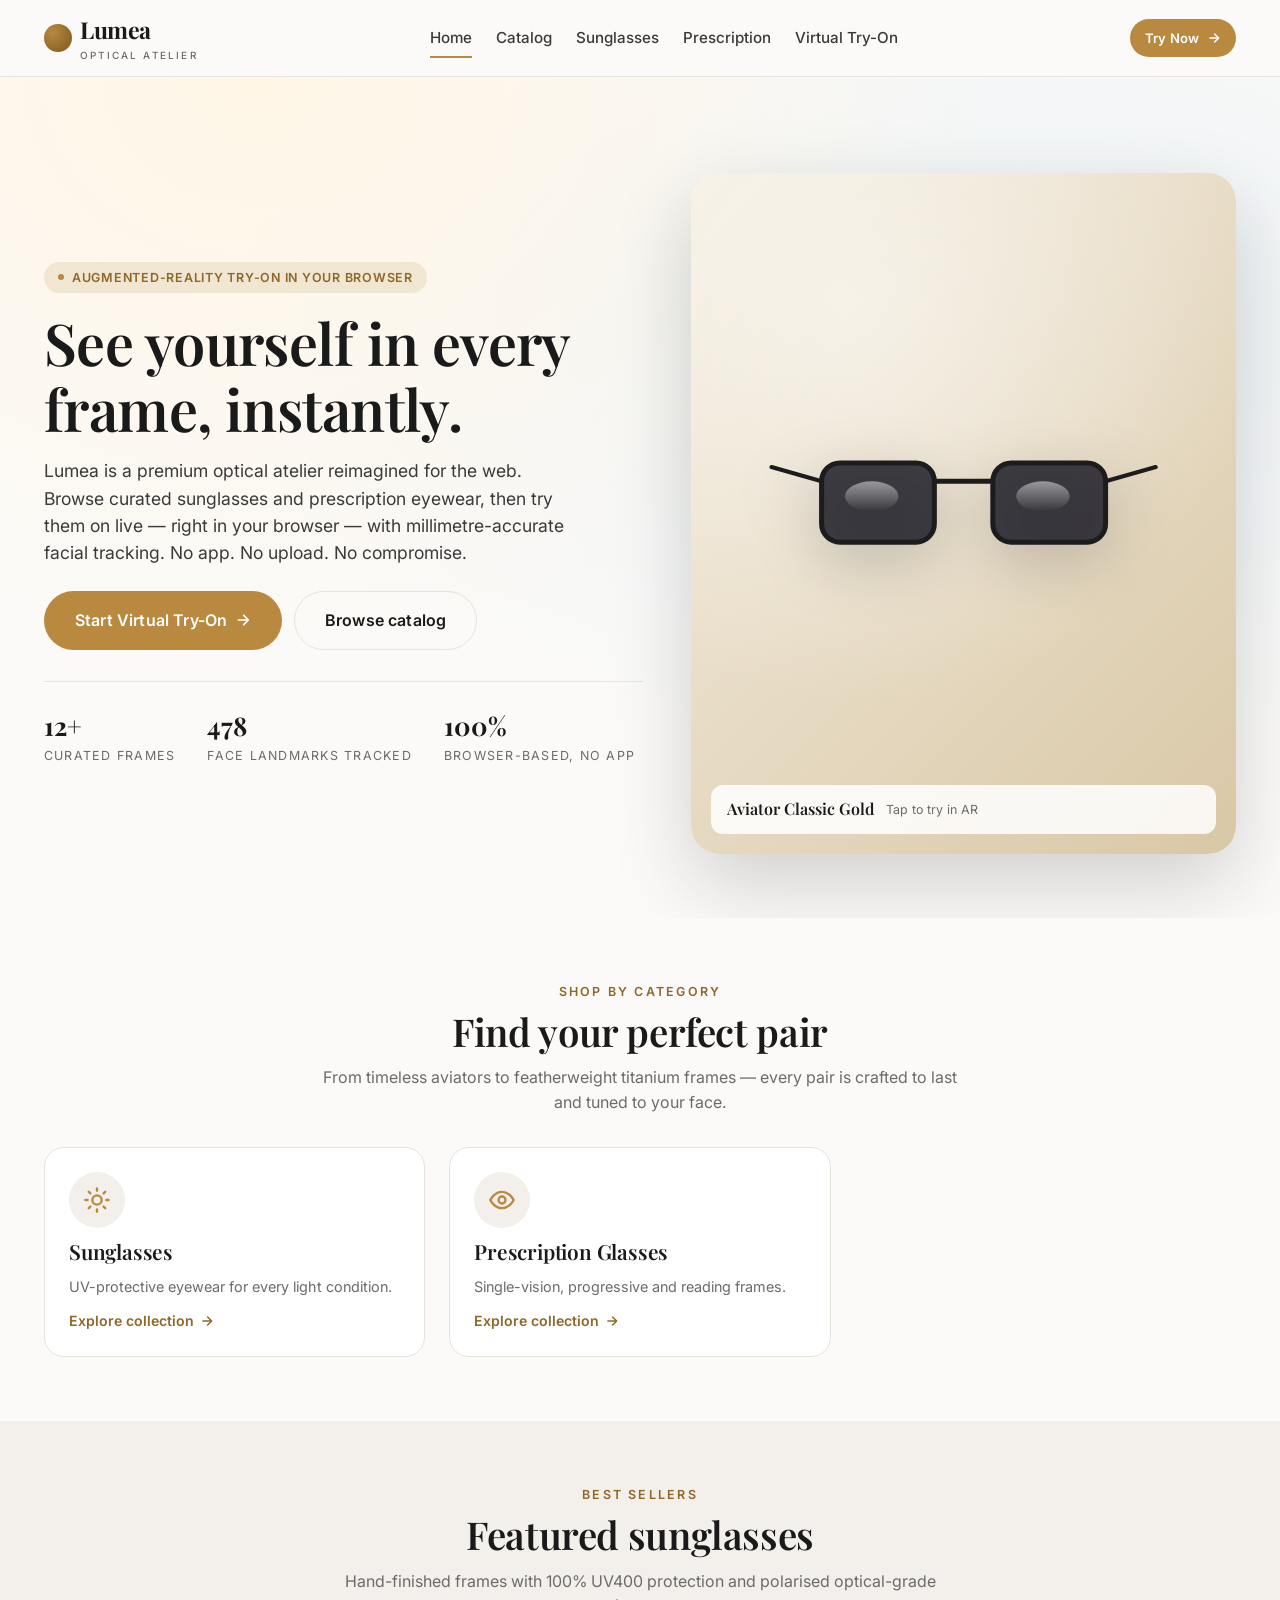
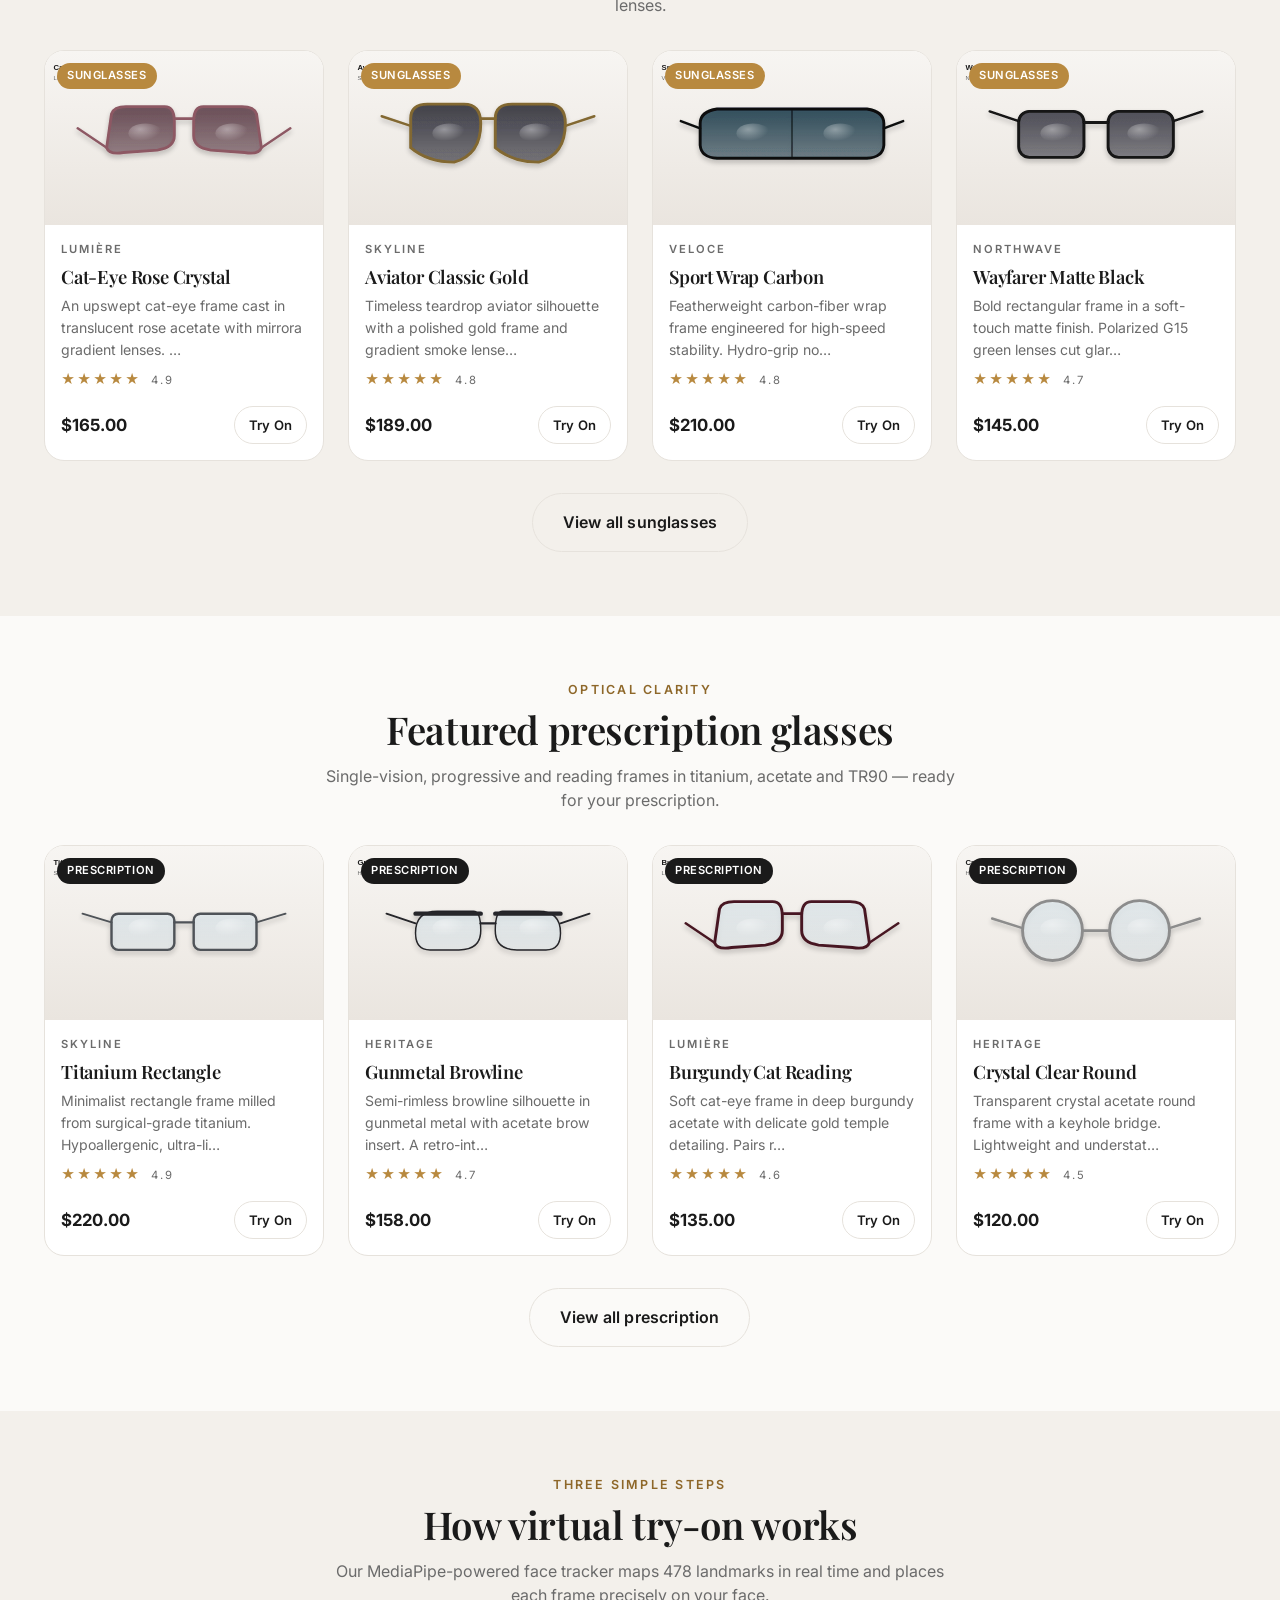
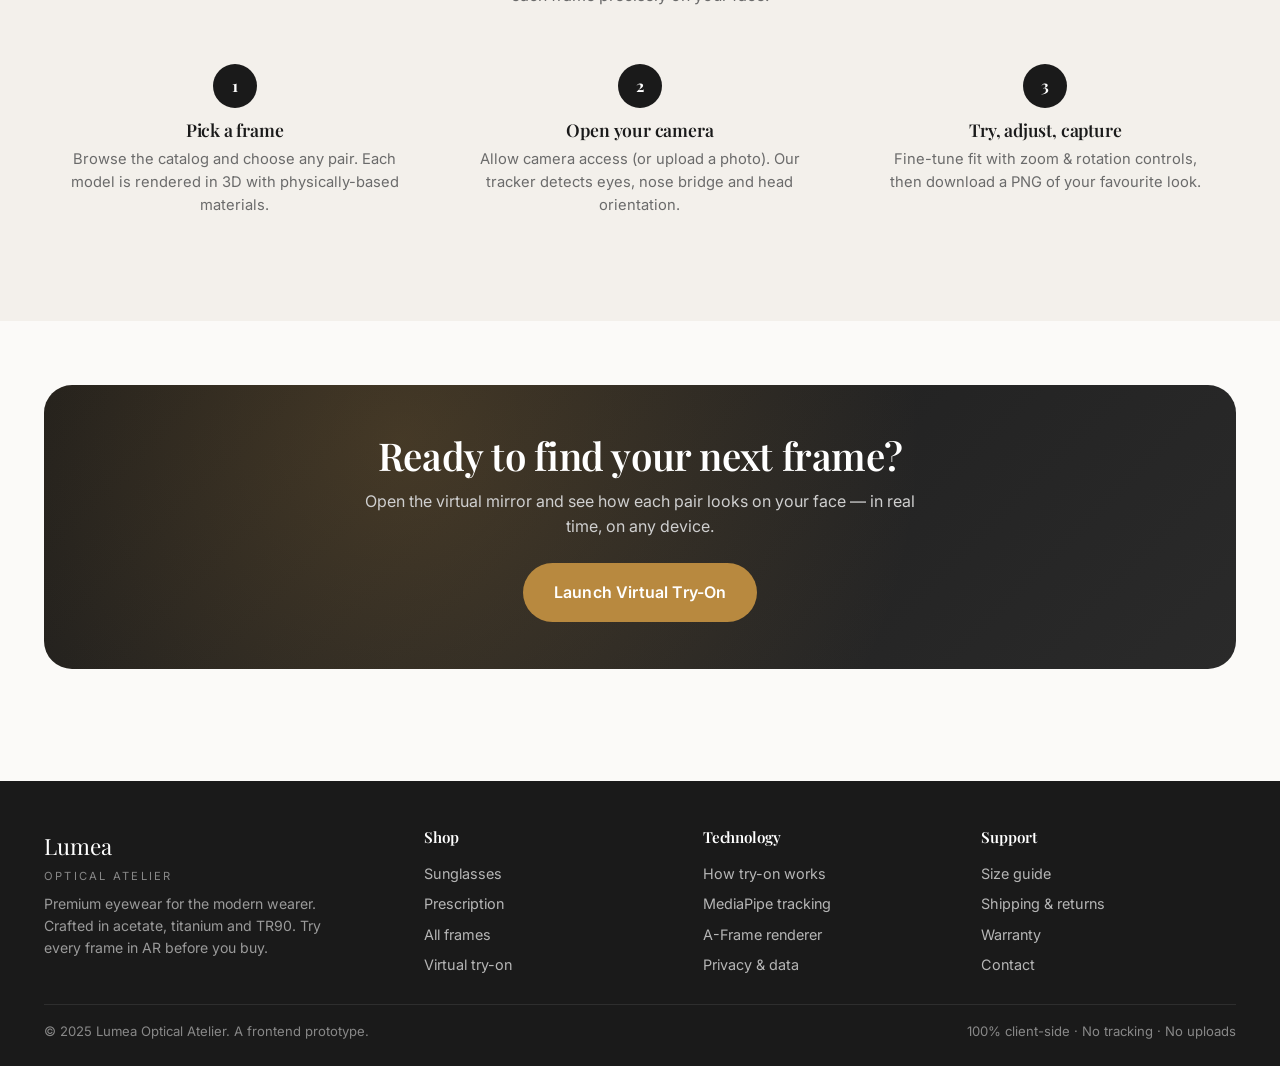
<file: index.html>
<!DOCTYPE html>
<html lang="en">
<head>
  <meta charset="UTF-8" />
  <meta name="viewport" content="width=device-width, initial-scale=1.0, viewport-fit=cover" />
  <meta name="theme-color" content="#fbfaf8" />
  <title>Lumea — Modern Optical Shop | Virtual Eyewear Try-On</title>
  <meta name="description" content="Premium sunglasses and prescription eyewear. Try on every frame in your browser with augmented reality — no app, no upload to the cloud." />

  <!-- Fonts -->
  <link rel="preconnect" href="https://fonts.googleapis.com" />
  <link rel="preconnect" href="https://fonts.gstatic.com" crossorigin />
  <link href="https://fonts.googleapis.com/css2?family=Inter:wght@400;500;600;700&family=Playfair+Display:wght@500;600;700&display=swap" rel="stylesheet" />

  <link rel="stylesheet" href="assets/css/main.css" />
</head>
<body>

  <!-- ===== Header ===== -->
  <header class="site-header">
    <div class="container nav">
      <a class="nav__brand" href="index.html">
        <span class="nav__brand-mark" aria-hidden="true"></span>
        <span class="nav__brand-text">
          Lumea
          <small>Optical Atelier</small>
        </span>
      </a>

      <nav class="nav__links" aria-label="Primary">
        <a href="index.html">Home</a>
        <a href="catalog.html">Catalog</a>
        <a href="catalog.html?category=sunglasses">Sunglasses</a>
        <a href="catalog.html?category=prescription">Prescription</a>
        <a href="tryon.html">Virtual Try-On</a>
      </nav>

      <a class="btn btn--primary btn--sm nav__cta" href="tryon.html">
        Try Now
        <svg width="14" height="14" viewBox="0 0 24 24" fill="none" stroke="currentColor" stroke-width="2.5" stroke-linecap="round" stroke-linejoin="round"><path d="M5 12h14M13 5l7 7-7 7"/></svg>
      </a>

      <button class="nav__toggle" aria-label="Toggle menu" aria-expanded="false">
        <svg width="24" height="24" viewBox="0 0 24 24" fill="none" stroke="currentColor" stroke-width="2" stroke-linecap="round"><path d="M3 12h18M3 6h18M3 18h18"/></svg>
      </button>
    </div>
  </header>

  <main>
    <!-- ===== Hero ===== -->
    <section class="hero">
      <div class="container">
        <div class="hero__grid">
          <div class="hero__content">
            <span class="hero__eyebrow">
              <span style="width:6px;height:6px;border-radius:50%;background:var(--color-accent);"></span>
              Augmented-reality try-on in your browser
            </span>
            <h1 class="hero__title">See yourself in every frame, instantly.</h1>
            <p class="hero__lead">
              Lumea is a premium optical atelier reimagined for the web. Browse curated sunglasses
              and prescription eyewear, then try them on live — right in your browser — with
              millimetre-accurate facial tracking. No app. No upload. No compromise.
            </p>
            <div class="hero__actions">
              <a class="btn btn--primary btn--lg" href="tryon.html">
                Start Virtual Try-On
                <svg width="16" height="16" viewBox="0 0 24 24" fill="none" stroke="currentColor" stroke-width="2.5" stroke-linecap="round" stroke-linejoin="round"><path d="M5 12h14M13 5l7 7-7 7"/></svg>
              </a>
              <a class="btn btn--ghost btn--lg" href="catalog.html">Browse catalog</a>
            </div>
            <div class="hero__stats">
              <div>
                <div class="hero__stat-num">12+</div>
                <div class="hero__stat-label">Curated frames</div>
              </div>
              <div>
                <div class="hero__stat-num">478</div>
                <div class="hero__stat-label">Face landmarks tracked</div>
              </div>
              <div>
                <div class="hero__stat-num">100%</div>
                <div class="hero__stat-label">Browser-based, no app</div>
              </div>
            </div>
          </div>

          <div class="hero__visual">
            <svg viewBox="0 0 600 360" width="600" height="360" xmlns="http://www.w3.org/2000/svg" aria-hidden="true">
              <defs>
                <linearGradient id="hl" x1="0" y1="0" x2="0" y2="1">
                  <stop offset="0" stop-color="rgba(255,255,255,0.6)"/>
                  <stop offset="1" stop-color="rgba(255,255,255,0)"/>
                </linearGradient>
              </defs>
              <rect x="130" y="120" width="135" height="95" rx="22" fill="rgba(30,30,40,0.85)" stroke="#1c1c1c" stroke-width="6"/>
              <rect x="335" y="120" width="135" height="95" rx="22" fill="rgba(30,30,40,0.85)" stroke="#1c1c1c" stroke-width="6"/>
              <line x1="265" y1="142" x2="335" y2="142" stroke="#1c1c1c" stroke-width="6" stroke-linecap="round"/>
              <line x1="130" y1="142" x2="70" y2="125" stroke="#1c1c1c" stroke-width="5" stroke-linecap="round"/>
              <line x1="470" y1="142" x2="530" y2="125" stroke="#1c1c1c" stroke-width="5" stroke-linecap="round"/>
              <ellipse cx="190" cy="160" rx="32" ry="18" fill="url(#hl)" opacity="0.8"/>
              <ellipse cx="395" cy="160" rx="32" ry="18" fill="url(#hl)" opacity="0.8"/>
            </svg>
            <div class="hero__visual-tag">
              <span>Aviator Classic Gold</span>
              <small>Tap to try in AR</small>
            </div>
          </div>
        </div>
      </div>
    </section>

    <!-- ===== Categories ===== -->
    <section class="section">
      <div class="container">
        <div class="section__head">
          <div class="section__eyebrow">Shop by category</div>
          <h2>Find your perfect pair</h2>
          <p class="section__sub">From timeless aviators to featherweight titanium frames — every pair is crafted to last and tuned to your face.</p>
        </div>
        <div class="grid grid--3" id="categoriesGrid">
          <!-- Filled by JS -->
        </div>
      </div>
    </section>

    <!-- ===== Featured Sunglasses ===== -->
    <section class="section section--alt">
      <div class="container">
        <div class="section__head">
          <div class="section__eyebrow">Best sellers</div>
          <h2>Featured sunglasses</h2>
          <p class="section__sub">Hand-finished frames with 100% UV400 protection and polarised optical-grade lenses.</p>
        </div>
        <div class="grid grid--4" id="featuredSunglasses"></div>
        <div class="text-center" style="margin-top:32px;">
          <a class="btn btn--ghost btn--lg" href="catalog.html?category=sunglasses">View all sunglasses</a>
        </div>
      </div>
    </section>

    <!-- ===== Featured Prescription ===== -->
    <section class="section">
      <div class="container">
        <div class="section__head">
          <div class="section__eyebrow">Optical clarity</div>
          <h2>Featured prescription glasses</h2>
          <p class="section__sub">Single-vision, progressive and reading frames in titanium, acetate and TR90 — ready for your prescription.</p>
        </div>
        <div class="grid grid--4" id="featuredPrescription"></div>
        <div class="text-center" style="margin-top:32px;">
          <a class="btn btn--ghost btn--lg" href="catalog.html?category=prescription">View all prescription</a>
        </div>
      </div>
    </section>

    <!-- ===== How it works ===== -->
    <section class="section section--alt">
      <div class="container">
        <div class="section__head">
          <div class="section__eyebrow">Three simple steps</div>
          <h2>How virtual try-on works</h2>
          <p class="section__sub">Our MediaPipe-powered face tracker maps 478 landmarks in real time and places each frame precisely on your face.</p>
        </div>
        <div class="grid grid--3">
          <div class="feature">
            <div class="feature__num">1</div>
            <h3 class="feature__title">Pick a frame</h3>
            <p class="feature__desc">Browse the catalog and choose any pair. Each model is rendered in 3D with physically-based materials.</p>
          </div>
          <div class="feature">
            <div class="feature__num">2</div>
            <h3 class="feature__title">Open your camera</h3>
            <p class="feature__desc">Allow camera access (or upload a photo). Our tracker detects eyes, nose bridge and head orientation.</p>
          </div>
          <div class="feature">
            <div class="feature__num">3</div>
            <h3 class="feature__title">Try, adjust, capture</h3>
            <p class="feature__desc">Fine-tune fit with zoom & rotation controls, then download a PNG of your favourite look.</p>
          </div>
        </div>
      </div>
    </section>

    <!-- ===== CTA banner ===== -->
    <section class="section">
      <div class="container">
        <div style="background:linear-gradient(135deg, var(--color-ink) 0%, #2a2a2a 100%); color:#fff; padding: var(--sp-7); border-radius: var(--r-xl); text-align:center; position:relative; overflow:hidden;">
          <div style="position:absolute; inset:0; background:radial-gradient(circle at 30% 20%, rgba(184,137,63,0.25), transparent 60%); pointer-events:none;"></div>
          <div style="position:relative;">
            <h2 style="color:#fff;">Ready to find your next frame?</h2>
            <p style="color:#cfcfcf; max-width:560px; margin:0 auto var(--sp-5);">Open the virtual mirror and see how each pair looks on your face — in real time, on any device.</p>
            <a class="btn btn--primary btn--lg" href="tryon.html">Launch Virtual Try-On</a>
          </div>
        </div>
      </div>
    </section>
  </main>

  <!-- ===== Footer ===== -->
  <footer class="site-footer">
    <div class="container">
      <div class="footer__grid">
        <div>
          <div class="footer__brand">Lumea<small>Optical Atelier</small></div>
          <p style="color:#9a9a9a; font-size:0.88rem; max-width:280px;">Premium eyewear for the modern wearer. Crafted in acetate, titanium and TR90. Try every frame in AR before you buy.</p>
        </div>
        <div>
          <h4>Shop</h4>
          <ul>
            <li><a href="catalog.html?category=sunglasses">Sunglasses</a></li>
            <li><a href="catalog.html?category=prescription">Prescription</a></li>
            <li><a href="catalog.html">All frames</a></li>
            <li><a href="tryon.html">Virtual try-on</a></li>
          </ul>
        </div>
        <div>
          <h4>Technology</h4>
          <ul>
            <li><a href="tryon.html">How try-on works</a></li>
            <li><a href="#">MediaPipe tracking</a></li>
            <li><a href="#">A-Frame renderer</a></li>
            <li><a href="#">Privacy & data</a></li>
          </ul>
        </div>
        <div>
          <h4>Support</h4>
          <ul>
            <li><a href="#">Size guide</a></li>
            <li><a href="#">Shipping & returns</a></li>
            <li><a href="#">Warranty</a></li>
            <li><a href="#">Contact</a></li>
          </ul>
        </div>
      </div>
      <div class="footer__bottom">
        <span>© 2025 Lumea Optical Atelier. A frontend prototype.</span>
        <span>100% client-side · No tracking · No uploads</span>
      </div>
    </div>
  </footer>

  <script type="module" src="js/home.js"></script>
</body>
</html>
</file>
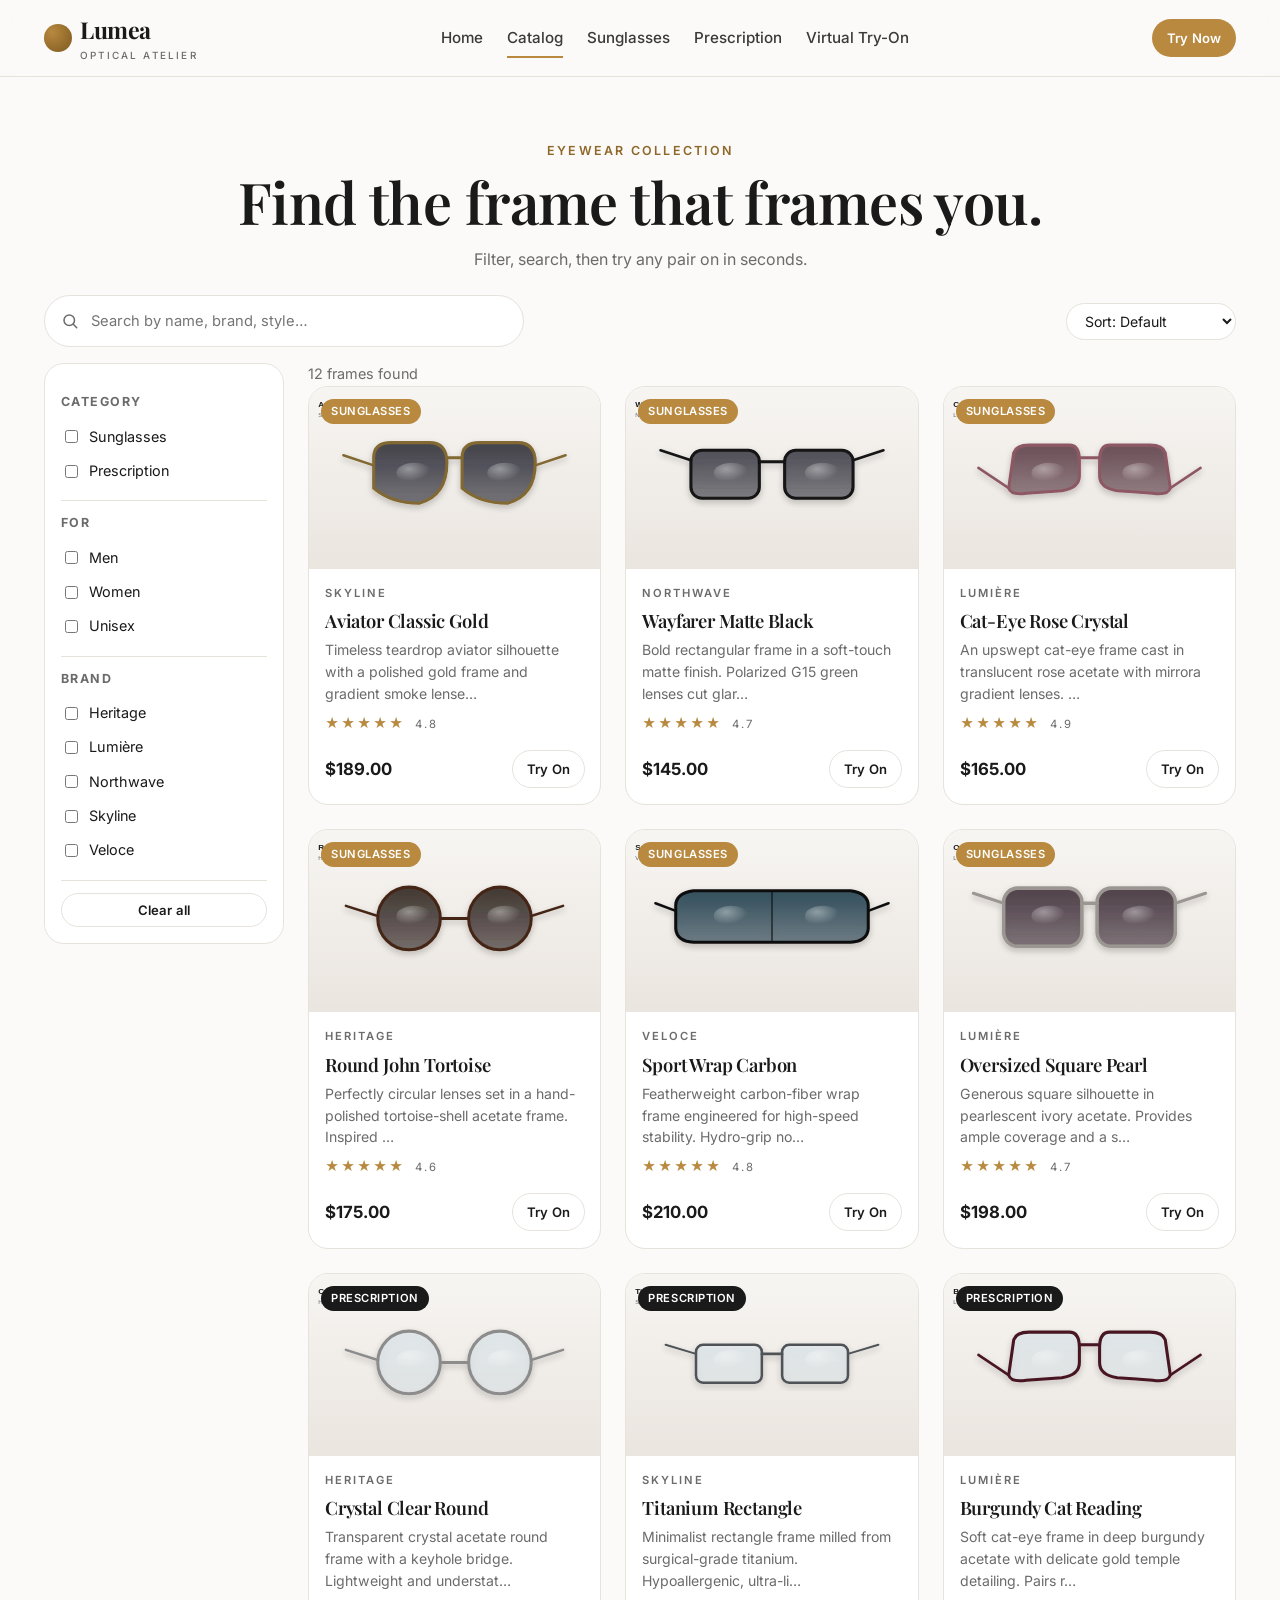
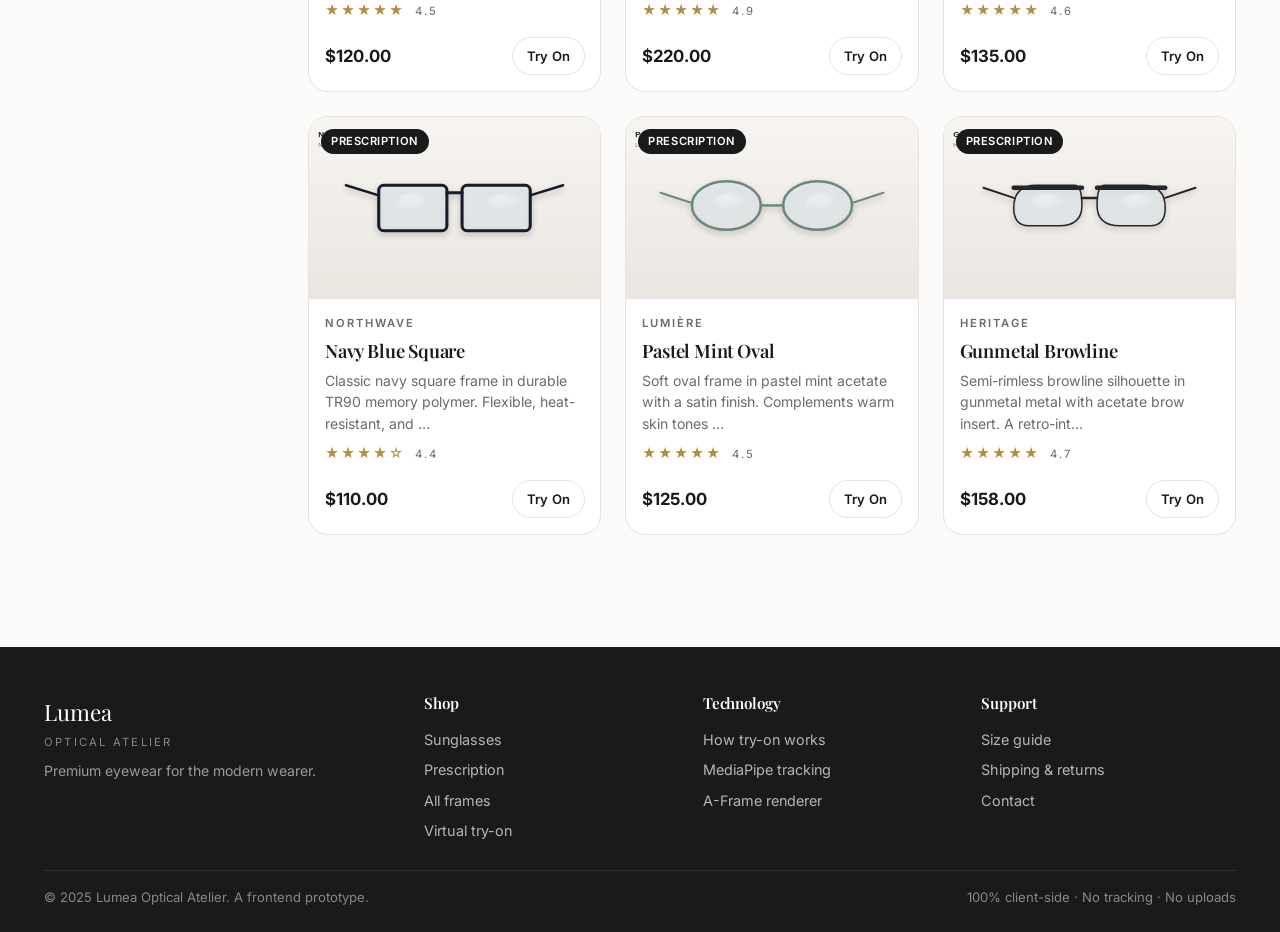
<file: catalog.html>
<!DOCTYPE html>
<html lang="en">
<head>
  <meta charset="UTF-8" />
  <meta name="viewport" content="width=device-width, initial-scale=1.0, viewport-fit=cover" />
  <meta name="theme-color" content="#fbfaf8" />
  <title>Catalog — Lumea Optical Atelier</title>
  <meta name="description" content="Browse premium sunglasses and prescription glasses. Filter by category, gender and brand, then try any frame on in your browser." />

  <link rel="preconnect" href="https://fonts.googleapis.com" />
  <link rel="preconnect" href="https://fonts.gstatic.com" crossorigin />
  <link href="https://fonts.googleapis.com/css2?family=Inter:wght@400;500;600;700&family=Playfair+Display:wght@500;600;700&display=swap" rel="stylesheet" />
  <link rel="stylesheet" href="assets/css/main.css" />
</head>
<body>

  <header class="site-header">
    <div class="container nav">
      <a class="nav__brand" href="index.html">
        <span class="nav__brand-mark" aria-hidden="true"></span>
        <span class="nav__brand-text">Lumea<small>Optical Atelier</small></span>
      </a>
      <nav class="nav__links" aria-label="Primary">
        <a href="index.html">Home</a>
        <a href="catalog.html">Catalog</a>
        <a href="catalog.html?category=sunglasses">Sunglasses</a>
        <a href="catalog.html?category=prescription">Prescription</a>
        <a href="tryon.html">Virtual Try-On</a>
      </nav>
      <a class="btn btn--primary btn--sm nav__cta" href="tryon.html">Try Now</a>
      <button class="nav__toggle" aria-label="Toggle menu" aria-expanded="false">
        <svg width="24" height="24" viewBox="0 0 24 24" fill="none" stroke="currentColor" stroke-width="2" stroke-linecap="round"><path d="M3 12h18M3 6h18M3 18h18"/></svg>
      </button>
    </div>
  </header>

  <main class="section">
    <div class="container">
      <div style="margin-bottom: var(--sp-5); text-align:center;">
        <div class="section__eyebrow">Eyewear collection</div>
        <h1>Find the frame that frames you.</h1>
        <p class="section__sub" style="margin: var(--sp-3) auto 0;">Filter, search, then try any pair on in seconds.</p>
      </div>

      <div class="catalog-head">
        <div class="search-bar" style="max-width: 480px; flex: 1;">
          <svg width="18" height="18" viewBox="0 0 24 24" fill="none" stroke="currentColor" stroke-width="2" stroke-linecap="round" stroke-linejoin="round"><circle cx="11" cy="11" r="7"/><path d="M21 21l-4.3-4.3"/></svg>
          <input type="search" id="searchInput" placeholder="Search by name, brand, style…" autocomplete="off" />
        </div>
        <div style="display:flex; gap: var(--sp-2); align-items:center;">
          <button class="btn btn--ghost btn--sm filters-toggle" id="filtersToggle">
            <svg width="16" height="16" viewBox="0 0 24 24" fill="none" stroke="currentColor" stroke-width="2" stroke-linecap="round" stroke-linejoin="round"><path d="M22 3H2l8 9.46V19l4 2v-8.54L22 3z"/></svg>
            Filters
          </button>
          <select class="catalog-head__sort" id="sortSelect">
            <option value="">Sort: Default</option>
            <option value="price-asc">Price: Low to High</option>
            <option value="price-desc">Price: High to Low</option>
            <option value="rating">Top Rated</option>
            <option value="name">Name: A → Z</option>
          </select>
        </div>
      </div>

      <div class="catalog-layout">
        <aside class="filters" id="filtersPanel" aria-label="Filters">
          <div class="filters__group">
            <p class="filters__title">Category</p>
            <label class="filter-option"><input type="checkbox" name="category" value="sunglasses" /> Sunglasses</label>
            <label class="filter-option"><input type="checkbox" name="category" value="prescription" /> Prescription</label>
          </div>
          <div class="filters__group">
            <p class="filters__title">For</p>
            <label class="filter-option"><input type="checkbox" name="gender" value="men" /> Men</label>
            <label class="filter-option"><input type="checkbox" name="gender" value="women" /> Women</label>
            <label class="filter-option"><input type="checkbox" name="gender" value="unisex" /> Unisex</label>
          </div>
          <div class="filters__group">
            <p class="filters__title">Brand</p>
            <div id="brandFilters"></div>
          </div>
          <button class="btn btn--ghost btn--sm filters__clear" id="clearFilters">Clear all</button>
        </aside>

        <section>
          <div class="catalog-head__count" id="resultCount">Loading…</div>
          <div class="grid grid--3" id="productGrid"></div>
          <div id="emptyState" class="hidden" style="text-align:center; padding: var(--sp-7) 0; color: var(--color-muted);">
            <h3>No frames match your filters</h3>
            <p>Try removing a filter or clearing your search.</p>
            <button class="btn btn--ghost btn--sm" id="emptyClear">Clear all filters</button>
          </div>
        </section>
      </div>
    </div>
  </main>

  <footer class="site-footer">
    <div class="container">
      <div class="footer__grid">
        <div>
          <div class="footer__brand">Lumea<small>Optical Atelier</small></div>
          <p style="color:#9a9a9a; font-size:0.88rem; max-width:280px;">Premium eyewear for the modern wearer.</p>
        </div>
        <div>
          <h4>Shop</h4>
          <ul>
            <li><a href="catalog.html?category=sunglasses">Sunglasses</a></li>
            <li><a href="catalog.html?category=prescription">Prescription</a></li>
            <li><a href="catalog.html">All frames</a></li>
            <li><a href="tryon.html">Virtual try-on</a></li>
          </ul>
        </div>
        <div>
          <h4>Technology</h4>
          <ul>
            <li><a href="tryon.html">How try-on works</a></li>
            <li><a href="#">MediaPipe tracking</a></li>
            <li><a href="#">A-Frame renderer</a></li>
          </ul>
        </div>
        <div>
          <h4>Support</h4>
          <ul>
            <li><a href="#">Size guide</a></li>
            <li><a href="#">Shipping & returns</a></li>
            <li><a href="#">Contact</a></li>
          </ul>
        </div>
      </div>
      <div class="footer__bottom">
        <span>© 2025 Lumea Optical Atelier. A frontend prototype.</span>
        <span>100% client-side · No tracking · No uploads</span>
      </div>
    </div>
  </footer>

  <script type="module" src="js/catalog.js"></script>
</body>
</html>
</file>
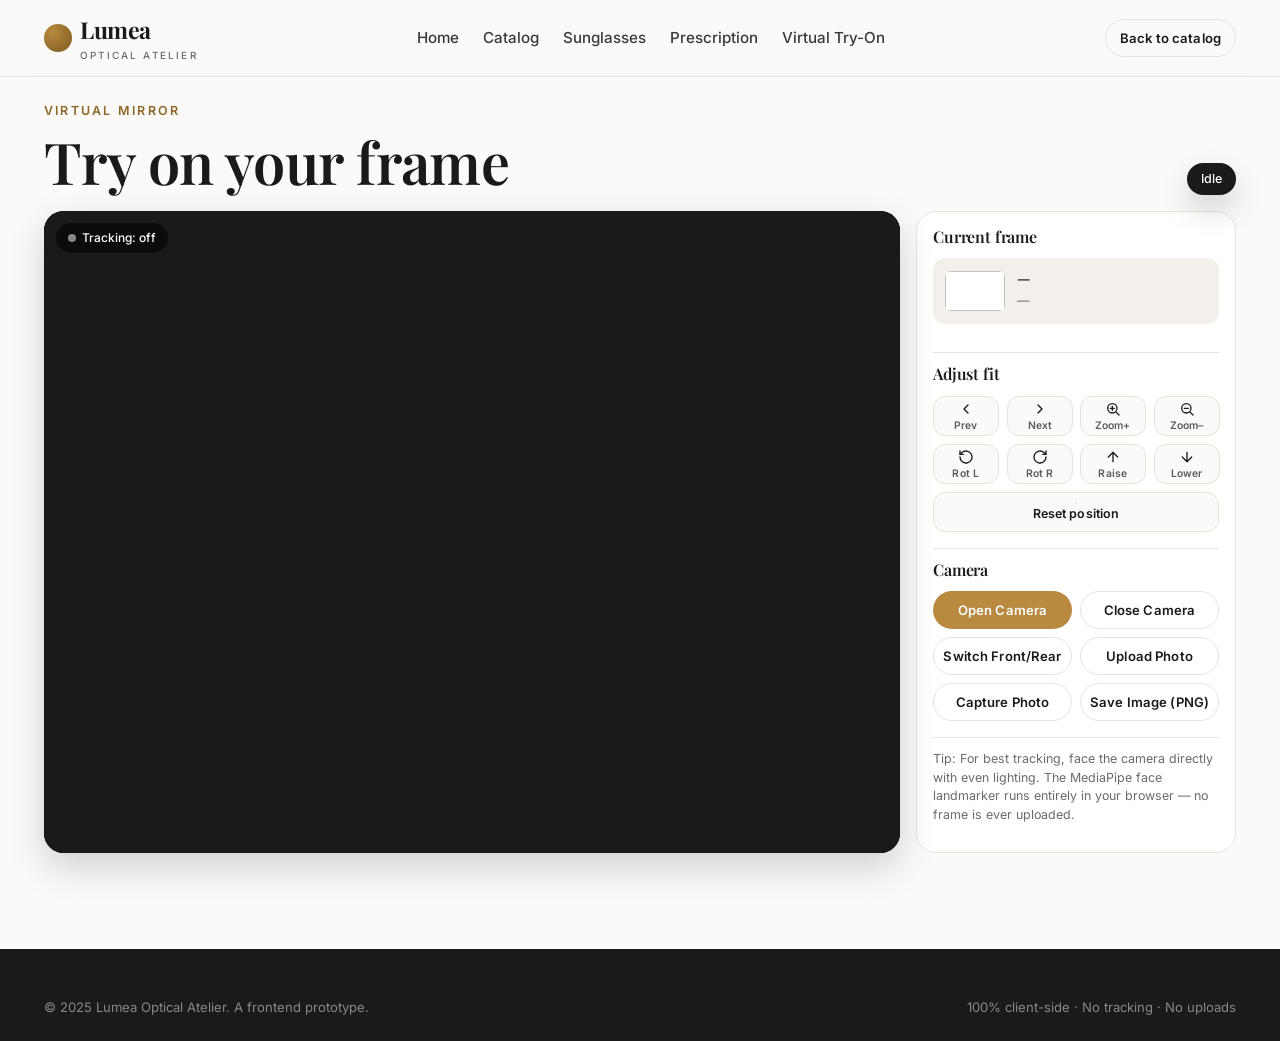
<file: tryon.html>
<!DOCTYPE html>
<html lang="en">
<head>
  <meta charset="UTF-8" />
  <meta name="viewport" content="width=device-width, initial-scale=1.0, viewport-fit=cover" />
  <meta name="theme-color" content="#1a1a1a" />
  <title>Virtual Try-On — Lumea Optical Atelier</title>
  <meta name="description" content="Try any Lumea frame on your face in real time. Powered by MediaPipe face tracking and A-Frame 3D rendering. 100% browser-based." />

  <link rel="preconnect" href="https://fonts.googleapis.com" />
  <link rel="preconnect" href="https://fonts.gstatic.com" crossorigin />
  <link href="https://fonts.googleapis.com/css2?family=Inter:wght@400;500;600;700&family=Playfair+Display:wght@500;600;700&display=swap" rel="stylesheet" />

  <link rel="stylesheet" href="assets/css/main.css" />

  <!-- A-Frame core (loaded before our scene module runs) -->
  <script src="https://aframe.io/releases/1.5.0/aframe.min.js"></script>
</head>
<body>

  <header class="site-header">
    <div class="container nav">
      <a class="nav__brand" href="index.html">
        <span class="nav__brand-mark" aria-hidden="true"></span>
        <span class="nav__brand-text">Lumea<small>Optical Atelier</small></span>
      </a>
      <nav class="nav__links" aria-label="Primary">
        <a href="index.html">Home</a>
        <a href="catalog.html">Catalog</a>
        <a href="catalog.html?category=sunglasses">Sunglasses</a>
        <a href="catalog.html?category=prescription">Prescription</a>
        <a href="tryon.html">Virtual Try-On</a>
      </nav>
      <a class="btn btn--ghost btn--sm nav__cta" href="catalog.html">
        Back to catalog
      </a>
      <button class="nav__toggle" aria-label="Toggle menu" aria-expanded="false">
        <svg width="24" height="24" viewBox="0 0 24 24" fill="none" stroke="currentColor" stroke-width="2" stroke-linecap="round"><path d="M3 12h18M3 6h18M3 18h18"/></svg>
      </button>
    </div>
  </header>

  <main class="tryon">
    <div class="container">
      <div style="margin-bottom: var(--sp-4); display:flex; align-items:flex-end; justify-content:space-between; flex-wrap:wrap; gap: var(--sp-3);">
        <div>
          <div class="section__eyebrow">Virtual mirror</div>
          <h1 style="margin: 0;">Try on your frame</h1>
        </div>
        <div id="modelStatus" class="toast" style="position: static; transform: none; opacity: 1; padding: 6px 14px; font-size: 0.78rem;">Idle</div>
      </div>

      <div class="tryon__grid">

        <!-- ===== Stage ===== -->
        <div class="tryon__stage" id="tryonStage">

          <!-- Live video feed (mirrored via CSS) -->
          <video id="videoFeed" autoplay muted playsinline></video>

          <!-- Uploaded photo overlay (hidden by default) -->
          <img id="photoOverlay" class="photo-overlay hidden" alt="" />

          <!-- A-Frame scene is injected here by scene.js -->

          <!-- Placeholder shown when no camera / photo active -->
          <div class="tryon__stage-placeholder" id="stagePlaceholder">
            <svg viewBox="0 0 24 24" fill="none" stroke="currentColor" stroke-width="1.5" stroke-linecap="round" stroke-linejoin="round">
              <path d="M23 7l-7 5 7 5V7z"/>
              <rect x="1" y="5" width="15" height="14" rx="2" ry="2"/>
            </svg>
            <h3>Your virtual mirror is ready</h3>
            <p>Open your camera or upload a photo to begin. Everything runs in your browser — no uploads, no cloud.</p>
            <div style="display:flex; gap: var(--sp-2); margin-top: var(--sp-3); flex-wrap: wrap; justify-content: center;">
              <button class="btn btn--primary" id="quickStartCam">Open camera</button>
              <button class="btn btn--light" id="quickUpload">Upload photo</button>
            </div>
          </div>

          <!-- HUD overlay -->
          <div class="tryon__stage-hud">
            <span class="tryon__stage-hud-chip" id="trackingChip">
              <span class="dot dot--off"></span>
              <span>Tracking: off</span>
            </span>
            <span class="tryon__stage-hud-chip" id="fpsChip" style="visibility: hidden;">
              <span class="dot"></span>
              <span id="fpsLabel">0 FPS</span>
            </span>
          </div>

          <div class="tryon__stage-status" id="stageStatus" style="display: none;">
            <span class="dot dot--off"></span>
            <span id="stageStatusText">—</span>
          </div>

          <!-- Hidden file input for uploads -->
          <input type="file" id="fileInput" accept="image/*" class="hidden" />
        </div>

        <!-- ===== Side panel ===== -->
        <aside class="tryon__panel">

          <!-- Current product -->
          <div class="tryon__panel-section">
            <h3>Current frame</h3>
            <div class="tryon__current" id="currentProduct">
              <img class="tryon__current-img" id="currentImg" alt="" />
              <div class="tryon__current-info">
                <h4 id="currentName">—</h4>
                <small id="currentMeta">—</small>
              </div>
            </div>
            <div class="tryon__model-list" id="modelList"></div>
          </div>

          <!-- Manual adjustment controls -->
          <div class="tryon__panel-section">
            <h3>Adjust fit</h3>
            <div class="control-grid">
              <button class="btn btn--icon" id="btnPrevFrame" title="Previous frame">
                <svg viewBox="0 0 24 24" fill="none" stroke="currentColor" stroke-width="2" stroke-linecap="round" stroke-linejoin="round"><path d="M15 18l-6-6 6-6"/></svg>
                <small>Prev</small>
              </button>
              <button class="btn btn--icon" id="btnNextFrame" title="Next frame">
                <svg viewBox="0 0 24 24" fill="none" stroke="currentColor" stroke-width="2" stroke-linecap="round" stroke-linejoin="round"><path d="M9 18l6-6-6-6"/></svg>
                <small>Next</small>
              </button>
              <button class="btn btn--icon" id="btnZoomIn" title="Zoom in">
                <svg viewBox="0 0 24 24" fill="none" stroke="currentColor" stroke-width="2" stroke-linecap="round" stroke-linejoin="round"><circle cx="11" cy="11" r="7"/><path d="M11 8v6M8 11h6M21 21l-4.3-4.3"/></svg>
                <small>Zoom+</small>
              </button>
              <button class="btn btn--icon" id="btnZoomOut" title="Zoom out">
                <svg viewBox="0 0 24 24" fill="none" stroke="currentColor" stroke-width="2" stroke-linecap="round" stroke-linejoin="round"><circle cx="11" cy="11" r="7"/><path d="M8 11h6M21 21l-4.3-4.3"/></svg>
                <small>Zoom–</small>
              </button>

              <button class="btn btn--icon" id="btnRotateLeft" title="Rotate left">
                <svg viewBox="0 0 24 24" fill="none" stroke="currentColor" stroke-width="2" stroke-linecap="round" stroke-linejoin="round"><path d="M3 12a9 9 0 1 0 3-6.7L3 8"/><path d="M3 3v5h5"/></svg>
                <small>Rot L</small>
              </button>
              <button class="btn btn--icon" id="btnRotateRight" title="Rotate right">
                <svg viewBox="0 0 24 24" fill="none" stroke="currentColor" stroke-width="2" stroke-linecap="round" stroke-linejoin="round"><path d="M21 12a9 9 0 1 1-3-6.7L21 8"/><path d="M21 3v5h-5"/></svg>
                <small>Rot R</small>
              </button>
              <button class="btn btn--icon" id="btnRaise" title="Raise glasses">
                <svg viewBox="0 0 24 24" fill="none" stroke="currentColor" stroke-width="2" stroke-linecap="round" stroke-linejoin="round"><path d="M12 19V5M5 12l7-7 7 7"/></svg>
                <small>Raise</small>
              </button>
              <button class="btn btn--icon" id="btnLower" title="Lower glasses">
                <svg viewBox="0 0 24 24" fill="none" stroke="currentColor" stroke-width="2" stroke-linecap="round" stroke-linejoin="round"><path d="M12 5v14M5 12l7 7 7-7"/></svg>
                <small>Lower</small>
              </button>

              <button class="btn btn--icon" id="btnReset" title="Reset position" style="grid-column: span 4; aspect-ratio: auto; padding: 10px;">
                <svg viewBox="0 0 24 24" fill="none" stroke="currentColor" stroke-width="2" stroke-linecap="round" stroke-linejoin="round"><path d="M3 12a9 9 0 1 0 3-6.7L3 8"/><path d="M3 3v5h5"/></svg>
                <span style="font-size:0.78rem; font-weight:600;">Reset position</span>
              </button>
            </div>
          </div>

          <!-- Camera controls -->
          <div class="tryon__panel-section">
            <h3>Camera</h3>
            <div class="camera-grid">
              <button class="btn btn--primary" id="btnOpenCam">Open Camera</button>
              <button class="btn btn--ghost" id="btnCloseCam">Close Camera</button>
              <button class="btn btn--ghost" id="btnSwitchCam">Switch Front/Rear</button>
              <button class="btn btn--ghost" id="btnUpload">Upload Photo</button>
              <button class="btn btn--light" id="btnCapture">Capture Photo</button>
              <button class="btn btn--light" id="btnSave">Save Image (PNG)</button>
            </div>
          </div>

          <div class="tryon__panel-section">
            <small style="color: var(--color-muted); font-size: 0.78rem; line-height:1.5; display:block;">
              Tip: For best tracking, face the camera directly with even lighting. The MediaPipe
              face landmarker runs entirely in your browser — no frame is ever uploaded.
            </small>
          </div>

        </aside>
      </div>
    </div>
  </main>

  <footer class="site-footer">
    <div class="container">
      <div class="footer__bottom" style="border: 0; padding: 0;">
        <span>© 2025 Lumea Optical Atelier. A frontend prototype.</span>
        <span>100% client-side · No tracking · No uploads</span>
      </div>
    </div>
  </footer>

  <script type="module" src="js/tryon.js"></script>
</body>
</html>
</file>
<file: assets/css/main.css>
/* ========================================================================
   Optical Shop — Shared stylesheet
   Premium, minimal, modern aesthetic.
   Used by index.html, catalog.html and tryon.html.
   ======================================================================== */

:root {
  /* Color tokens */
  --color-ink: #1a1a1a;
  --color-ink-soft: #3a3a3a;
  --color-muted: #6b6b6b;
  --color-line: #e6e2dc;
  --color-bg: #fbfaf8;
  --color-bg-alt: #f3f0eb;
  --color-card: #ffffff;
  --color-accent: #b8893f;        /* warm brass */
  --color-accent-deep: #8e6729;
  --color-accent-soft: #f0e6d2;
  --color-success: #2f7d5b;
  --color-danger: #c0392b;
  --color-shadow: rgba(20, 20, 20, 0.08);
  --color-shadow-strong: rgba(20, 20, 20, 0.18);

  /* Typography */
  --font-display: "Playfair Display", "Georgia", serif;
  --font-body: "Inter", "Helvetica Neue", Arial, sans-serif;

  /* Spacing scale */
  --sp-1: 4px;
  --sp-2: 8px;
  --sp-3: 12px;
  --sp-4: 16px;
  --sp-5: 24px;
  --sp-6: 32px;
  --sp-7: 48px;
  --sp-8: 64px;
  --sp-9: 96px;

  /* Radii */
  --r-sm: 6px;
  --r-md: 12px;
  --r-lg: 20px;
  --r-xl: 28px;

  /* Layout */
  --container: 1240px;
  --nav-height: 76px;

  /* Motion */
  --ease: cubic-bezier(0.2, 0.7, 0.2, 1);
  --dur: 240ms;
}

/* ----- Reset ----- */
*, *::before, *::after { box-sizing: border-box; }
html, body { margin: 0; padding: 0; }
html { scroll-behavior: smooth; }
body {
  font-family: var(--font-body);
  background: var(--color-bg);
  color: var(--color-ink);
  line-height: 1.55;
  -webkit-font-smoothing: antialiased;
  -moz-osx-font-smoothing: grayscale;
  min-height: 100vh;
}
img, svg { max-width: 100%; display: block; }
a { color: inherit; text-decoration: none; transition: color var(--dur) var(--ease); }
a:hover { color: var(--color-accent-deep); }
button { font-family: inherit; cursor: pointer; }
ul { margin: 0; padding: 0; list-style: none; }

h1, h2, h3, h4 {
  font-family: var(--font-display);
  font-weight: 600;
  color: var(--color-ink);
  letter-spacing: -0.01em;
  line-height: 1.15;
  margin: 0 0 var(--sp-3);
}
h1 { font-size: clamp(2.2rem, 5vw, 3.6rem); }
h2 { font-size: clamp(1.7rem, 3.5vw, 2.4rem); }
h3 { font-size: clamp(1.2rem, 2vw, 1.4rem); }
p  { margin: 0 0 var(--sp-4); color: var(--color-ink-soft); }

/* ----- Layout helpers ----- */
.container {
  width: 100%;
  max-width: var(--container);
  margin: 0 auto;
  padding: 0 var(--sp-5);
}
.section { padding: var(--sp-8) 0; }
.section--alt { background: var(--color-bg-alt); }
.section__head { text-align: center; margin-bottom: var(--sp-6); }
.section__eyebrow {
  font-family: var(--font-body);
  text-transform: uppercase;
  letter-spacing: 0.18em;
  font-size: 0.78rem;
  color: var(--color-accent-deep);
  margin-bottom: var(--sp-2);
  font-weight: 600;
}
.section__sub { max-width: 640px; margin: 0 auto; color: var(--color-muted); }

.grid { display: grid; gap: var(--sp-5); }
.grid--2 { grid-template-columns: repeat(2, 1fr); }
.grid--3 { grid-template-columns: repeat(3, 1fr); }
.grid--4 { grid-template-columns: repeat(4, 1fr); }

/* ----- Top navigation ----- */
.site-header {
  position: sticky;
  top: 0;
  z-index: 50;
  background: rgba(251, 250, 248, 0.85);
  backdrop-filter: saturate(180%) blur(12px);
  -webkit-backdrop-filter: saturate(180%) blur(12px);
  border-bottom: 1px solid var(--color-line);
}
.nav {
  height: var(--nav-height);
  display: flex;
  align-items: center;
  justify-content: space-between;
  gap: var(--sp-5);
}
.nav__brand {
  font-family: var(--font-display);
  font-weight: 700;
  font-size: 1.45rem;
  color: var(--color-ink);
  letter-spacing: -0.02em;
  display: inline-flex;
  align-items: center;
  gap: var(--sp-2);
}
.nav__brand-mark {
  width: 28px;
  height: 28px;
  border-radius: 50%;
  background: radial-gradient(circle at 30% 30%, var(--color-accent), var(--color-accent-deep) 70%);
  display: inline-block;
}
.nav__brand-text small { display: block; font-family: var(--font-body); font-size: 0.62rem; letter-spacing: 0.22em; text-transform: uppercase; color: var(--color-muted); font-weight: 500; }
.nav__links { display: flex; gap: var(--sp-5); align-items: center; }
.nav__links a { font-size: 0.95rem; color: var(--color-ink-soft); font-weight: 500; padding: var(--sp-2) 0; position: relative; }
.nav__links a::after {
  content: "";
  position: absolute;
  left: 0; right: 0; bottom: 0;
  height: 2px;
  background: var(--color-accent);
  transform: scaleX(0);
  transform-origin: left;
  transition: transform var(--dur) var(--ease);
}
.nav__links a:hover::after, .nav__links a.active::after { transform: scaleX(1); }
.nav__cta { display: inline-flex; align-items: center; gap: var(--sp-2); }

.nav__toggle { display: none; background: transparent; border: 0; padding: var(--sp-2); }

/* ----- Buttons ----- */
.btn {
  display: inline-flex;
  align-items: center;
  justify-content: center;
  gap: var(--sp-2);
  padding: 12px 22px;
  border-radius: 999px;
  border: 1px solid transparent;
  font-size: 0.92rem;
  font-weight: 600;
  font-family: var(--font-body);
  letter-spacing: 0.01em;
  background: var(--color-ink);
  color: #fff;
  transition: transform var(--dur) var(--ease), background var(--dur) var(--ease), box-shadow var(--dur) var(--ease), color var(--dur) var(--ease);
  will-change: transform;
  text-decoration: none;
  white-space: nowrap;
}
.btn:hover { transform: translateY(-1px); background: #000; color: #fff; }
.btn:active { transform: translateY(0); }
.btn--primary { background: var(--color-accent); color: #fff; }
.btn--primary:hover { background: var(--color-accent-deep); color: #fff; }
.btn--ghost { background: transparent; color: var(--color-ink); border-color: var(--color-line); }
.btn--ghost:hover { background: var(--color-bg-alt); color: var(--color-ink); }
.btn--light { background: #fff; color: var(--color-ink); border: 1px solid var(--color-line); }
.btn--light:hover { background: var(--color-bg-alt); color: var(--color-ink); }
.btn--sm { padding: 8px 14px; font-size: 0.82rem; }
.btn--lg { padding: 16px 30px; font-size: 1rem; }
.btn--block { width: 100%; }
.btn--icon { padding: 10px; border-radius: 50%; width: 40px; height: 40px; }
.btn:disabled { opacity: 0.5; cursor: not-allowed; transform: none; }

/* ----- Cards ----- */
.card {
  background: var(--color-card);
  border: 1px solid var(--color-line);
  border-radius: var(--r-lg);
  overflow: hidden;
  transition: transform var(--dur) var(--ease), box-shadow var(--dur) var(--ease), border-color var(--dur) var(--ease);
  display: flex;
  flex-direction: column;
}
.card:hover {
  transform: translateY(-4px);
  box-shadow: 0 14px 36px var(--color-shadow-strong);
  border-color: transparent;
}
.card__media {
  position: relative;
  aspect-ratio: 16 / 10;
  background: linear-gradient(180deg, #f7f5f2, #ece6dc);
  overflow: hidden;
}
.card__media img, .card__media svg { width: 100%; height: 100%; object-fit: cover; }
.card__badge {
  position: absolute; top: 12px; left: 12px;
  background: var(--color-ink); color: #fff;
  padding: 4px 10px; border-radius: 999px;
  font-size: 0.7rem; font-weight: 600; letter-spacing: 0.05em;
  text-transform: uppercase;
}
.card__badge--accent { background: var(--color-accent); }
.card__body { padding: var(--sp-4); display: flex; flex-direction: column; gap: var(--sp-2); flex: 1; }
.card__brand { font-size: 0.7rem; text-transform: uppercase; letter-spacing: 0.18em; color: var(--color-muted); font-weight: 600; }
.card__title { font-family: var(--font-display); font-size: 1.15rem; font-weight: 600; margin: 0; }
.card__desc { color: var(--color-muted); font-size: 0.88rem; margin: 0; flex: 1; }
.card__footer { display: flex; align-items: center; justify-content: space-between; margin-top: var(--sp-2); }
.card__price { font-size: 1.05rem; font-weight: 700; color: var(--color-ink); }
.card__price small { color: var(--color-muted); font-weight: 500; font-size: 0.78rem; margin-left: 4px; }

/* Rating */
.rating { color: var(--color-accent); font-size: 0.85rem; letter-spacing: 2px; }
.rating small { color: var(--color-muted); margin-left: 4px; }

/* ----- Hero ----- */
.hero {
  position: relative;
  padding: var(--sp-9) 0 var(--sp-8);
  background: radial-gradient(ellipse at 20% 0%, #fff6e6 0%, transparent 50%),
              radial-gradient(ellipse at 80% 30%, #eef3f6 0%, transparent 55%),
              var(--color-bg);
  overflow: hidden;
}
.hero__grid { display: grid; grid-template-columns: 1.1fr 1fr; gap: var(--sp-7); align-items: center; }
.hero__eyebrow {
  display: inline-flex; align-items: center; gap: var(--sp-2);
  background: var(--color-accent-soft); color: var(--color-accent-deep);
  padding: 6px 14px; border-radius: 999px; font-size: 0.78rem;
  font-weight: 600; letter-spacing: 0.06em; text-transform: uppercase;
  margin-bottom: var(--sp-4);
}
.hero__title { margin-bottom: var(--sp-4); }
.hero__lead { font-size: 1.1rem; color: var(--color-ink-soft); max-width: 540px; margin-bottom: var(--sp-5); }
.hero__actions { display: flex; gap: var(--sp-3); flex-wrap: wrap; }
.hero__stats { display: flex; gap: var(--sp-6); margin-top: var(--sp-6); padding-top: var(--sp-5); border-top: 1px solid var(--color-line); }
.hero__stat-num { font-family: var(--font-display); font-size: 1.6rem; font-weight: 700; }
.hero__stat-label { font-size: 0.78rem; color: var(--color-muted); text-transform: uppercase; letter-spacing: 0.1em; }

.hero__visual {
  position: relative;
  aspect-ratio: 4 / 5;
  border-radius: var(--r-xl);
  background: linear-gradient(135deg, #f4ede0 0%, #d9c8a7 100%);
  display: flex; align-items: center; justify-content: center;
  box-shadow: 0 30px 80px var(--color-shadow-strong);
  overflow: hidden;
}
.hero__visual::before {
  content: ""; position: absolute; inset: 0;
  background: radial-gradient(circle at 30% 20%, rgba(255,255,255,0.5), transparent 60%);
}
.hero__visual svg { position: relative; width: 92%; filter: drop-shadow(0 18px 30px rgba(0,0,0,0.2)); }
.hero__visual-tag {
  position: absolute; bottom: 20px; left: 20px; right: 20px;
  background: rgba(255,255,255,0.85);
  backdrop-filter: blur(8px);
  padding: var(--sp-3) var(--sp-4);
  border-radius: var(--r-md);
  display: flex; align-items: center; gap: var(--sp-3);
}
.hero__visual-tag span:first-child { font-family: var(--font-display); font-weight: 600; }
.hero__visual-tag small { display: block; color: var(--color-muted); font-size: 0.78rem; }

/* ----- Categories ----- */
.category {
  display: flex; flex-direction: column; align-items: flex-start; gap: var(--sp-3);
  padding: var(--sp-5);
  border-radius: var(--r-lg);
  background: var(--color-card);
  border: 1px solid var(--color-line);
  transition: all var(--dur) var(--ease);
  cursor: pointer;
  min-height: 200px;
  position: relative; overflow: hidden;
}
.category::before {
  content: "";
  position: absolute; inset: 0;
  background: linear-gradient(135deg, var(--color-accent-soft), transparent 60%);
  opacity: 0;
  transition: opacity var(--dur) var(--ease);
}
.category:hover { transform: translateY(-3px); box-shadow: 0 12px 32px var(--color-shadow-strong); }
.category:hover::before { opacity: 0.6; }
.category__icon {
  width: 56px; height: 56px;
  border-radius: 50%;
  background: var(--color-bg-alt);
  display: flex; align-items: center; justify-content: center;
  font-size: 1.6rem; position: relative;
}
.category__title { font-family: var(--font-display); font-size: 1.3rem; margin: 0; position: relative; }
.category__desc { color: var(--color-muted); font-size: 0.9rem; margin: 0; position: relative; }
.category__link { color: var(--color-accent-deep); font-weight: 600; font-size: 0.88rem; margin-top: auto; position: relative; display: inline-flex; align-items: center; gap: 6px; }

/* ----- Feature steps ----- */
.feature { text-align: center; padding: var(--sp-5); }
.feature__num {
  width: 44px; height: 44px; margin: 0 auto var(--sp-3);
  border-radius: 50%; background: var(--color-ink); color: #fff;
  display: flex; align-items: center; justify-content: center;
  font-family: var(--font-display); font-weight: 700;
}
.feature__title { font-size: 1.1rem; margin-bottom: var(--sp-2); }
.feature__desc { color: var(--color-muted); font-size: 0.92rem; }

/* ----- Footer ----- */
.site-footer {
  background: var(--color-ink);
  color: #cfcfcf;
  padding: var(--sp-7) 0 var(--sp-5);
  margin-top: var(--sp-7);
}
.site-footer h4 { color: #fff; margin-bottom: var(--sp-3); font-size: 0.95rem; }
.site-footer a { color: #b6b6b6; font-size: 0.9rem; display: inline-block; padding: 4px 0; }
.site-footer a:hover { color: var(--color-accent); }
.footer__grid { display: grid; grid-template-columns: 1.4fr 1fr 1fr 1fr; gap: var(--sp-5); margin-bottom: var(--sp-5); }
.footer__brand { color: #fff; font-family: var(--font-display); font-size: 1.4rem; margin-bottom: var(--sp-2); }
.footer__brand small { display: block; color: #888; font-family: var(--font-body); font-size: 0.7rem; letter-spacing: 0.2em; text-transform: uppercase; margin-top: 4px; }
.footer__bottom { display: flex; justify-content: space-between; align-items: center; padding-top: var(--sp-4); border-top: 1px solid #2e2e2e; font-size: 0.82rem; color: #888; }

/* ----- Toast / notifications ----- */
.toast {
  position: fixed; bottom: 24px; left: 50%;
  transform: translateX(-50%) translateY(20px);
  background: var(--color-ink); color: #fff;
  padding: 12px 20px; border-radius: 999px;
  font-size: 0.9rem; font-weight: 500;
  opacity: 0; pointer-events: none;
  transition: all var(--dur) var(--ease);
  z-index: 200;
  box-shadow: 0 14px 30px var(--color-shadow-strong);
}
.toast.show { opacity: 1; transform: translateX(-50%) translateY(0); }
.toast--error { background: var(--color-danger); }
.toast--success { background: var(--color-success); }

/* ----- Catalog specific ----- */
.catalog-layout { display: grid; grid-template-columns: 240px 1fr; gap: var(--sp-5); align-items: flex-start; }
.filters {
  background: var(--color-card); border: 1px solid var(--color-line);
  border-radius: var(--r-lg); padding: var(--sp-4); position: sticky; top: calc(var(--nav-height) + 16px);
}
.filters__group { padding: var(--sp-3) 0; border-bottom: 1px solid var(--color-line); }
.filters__group:last-child { border-bottom: 0; }
.filters__title { font-family: var(--font-body); font-size: 0.78rem; font-weight: 700; text-transform: uppercase; letter-spacing: 0.12em; color: var(--color-muted); margin: 0 0 var(--sp-2); }
.filter-option { display: flex; align-items: center; gap: var(--sp-2); padding: 6px 0; cursor: pointer; font-size: 0.9rem; }
.filter-option input { cursor: pointer; }
.filter-option:hover { color: var(--color-accent-deep); }
.filters__clear { width: 100%; margin-top: var(--sp-3); }

.search-bar {
  display: flex; align-items: center; gap: var(--sp-2);
  background: var(--color-card); border: 1px solid var(--color-line);
  border-radius: 999px; padding: 6px 16px;
  transition: border-color var(--dur) var(--ease), box-shadow var(--dur) var(--ease);
}
.search-bar:focus-within { border-color: var(--color-accent); box-shadow: 0 0 0 4px var(--color-accent-soft); }
.search-bar input {
  border: 0; outline: 0; background: transparent;
  padding: 10px 4px; font-size: 0.92rem; flex: 1; font-family: inherit; color: var(--color-ink);
}
.search-bar svg { color: var(--color-muted); }

.catalog-head {
  display: flex; align-items: center; justify-content: space-between;
  margin-bottom: var(--sp-4); gap: var(--sp-3); flex-wrap: wrap;
}
.catalog-head__count { color: var(--color-muted); font-size: 0.9rem; }
.catalog-head__sort {
  border: 1px solid var(--color-line); background: var(--color-card);
  border-radius: 999px; padding: 8px 14px; font-family: inherit; font-size: 0.88rem; color: var(--color-ink); cursor: pointer;
}

/* Mobile filter toggle */
.filters-toggle { display: none; }

/* ----- Try-on page ----- */
.tryon {
  padding: var(--sp-5) 0 var(--sp-6);
  min-height: calc(100vh - var(--nav-height));
}
.tryon__grid { display: grid; grid-template-columns: 1fr 320px; gap: var(--sp-4); }
.tryon__stage {
  position: relative;
  background: #111;
  border-radius: var(--r-lg);
  overflow: hidden;
  aspect-ratio: 4 / 3;
  box-shadow: 0 14px 36px var(--color-shadow-strong);
}
.tryon__stage video,
.tryon__stage canvas {
  position: absolute; inset: 0;
  width: 100%; height: 100%;
  object-fit: cover;
}
.tryon__stage video { z-index: 1; transform: scaleX(-1); /* mirror */ background: #1a1a1a; }
.tryon__stage .a-canvas { z-index: 2; background: transparent !important; }
.tryon__stage .photo-overlay { position: absolute; inset: 0; z-index: 1; width: 100%; height: 100%; object-fit: cover; }
.tryon__stage-placeholder {
  position: absolute; inset: 0; z-index: 0;
  display: flex; flex-direction: column; align-items: center; justify-content: center;
  text-align: center; color: #d6d2cb; padding: var(--sp-5);
  background:
    radial-gradient(circle at 30% 20%, rgba(184, 137, 63, 0.12), transparent 60%),
    linear-gradient(135deg, #1a1a1a, #2a2a2a);
}
.tryon__stage-placeholder svg { width: 80px; height: 80px; opacity: 0.5; margin-bottom: var(--sp-3); }
.tryon__stage-placeholder h3 { color: #fff; margin-bottom: var(--sp-2); }
.tryon__stage-placeholder p { color: #b6b1a8; }

.tryon__stage-hud {
  position: absolute; top: 12px; left: 12px; right: 12px; z-index: 5;
  display: flex; justify-content: space-between; align-items: center;
  pointer-events: none;
}
.tryon__stage-hud-chip {
  background: rgba(0,0,0,0.55); color: #fff;
  padding: 6px 12px; border-radius: 999px;
  font-size: 0.75rem; font-weight: 500;
  display: inline-flex; align-items: center; gap: 6px;
  pointer-events: auto;
  backdrop-filter: blur(8px);
}
.tryon__stage-hud-chip .dot { width: 8px; height: 8px; border-radius: 50%; background: #5fc97a; box-shadow: 0 0 8px #5fc97a; }
.tryon__stage-hud-chip .dot--off { background: #888; box-shadow: none; }

.tryon__stage-status {
  position: absolute; bottom: 12px; left: 12px; z-index: 5;
  background: rgba(0,0,0,0.55); color: #fff;
  padding: 6px 12px; border-radius: 999px;
  font-size: 0.72rem; font-weight: 500;
  backdrop-filter: blur(8px);
  display: inline-flex; align-items: center; gap: 6px;
}

.tryon__panel {
  background: var(--color-card); border: 1px solid var(--color-line);
  border-radius: var(--r-lg); padding: var(--sp-4);
  display: flex; flex-direction: column; gap: var(--sp-4);
  max-height: calc(100vh - var(--nav-height) - 48px);
  overflow-y: auto;
}
.tryon__panel h3 { font-size: 1rem; margin: 0; }
.tryon__panel-section { display: flex; flex-direction: column; gap: var(--sp-3); }
.tryon__panel-section + .tryon__panel-section { padding-top: var(--sp-3); border-top: 1px solid var(--color-line); }

.tryon__current {
  display: flex; align-items: center; gap: var(--sp-3);
  padding: var(--sp-3); background: var(--color-bg-alt); border-radius: var(--r-md);
}
.tryon__current-img { width: 60px; height: 40px; object-fit: contain; background: #fff; border-radius: 6px; }
.tryon__current-info { flex: 1; min-width: 0; }
.tryon__current-info h4 { margin: 0; font-family: var(--font-display); font-size: 0.95rem; }
.tryon__current-info small { color: var(--color-muted); font-size: 0.78rem; }

.control-grid { display: grid; grid-template-columns: repeat(4, 1fr); gap: var(--sp-2); }
.control-grid .btn--icon { width: 100%; aspect-ratio: 1; border-radius: var(--r-md); border: 1px solid var(--color-line); background: var(--color-bg); color: var(--color-ink); font-size: 0.78rem; font-weight: 600; padding: 0; display: flex; flex-direction: column; align-items: center; justify-content: center; gap: 2px; }
.control-grid .btn--icon:hover { background: var(--color-accent-soft); color: var(--color-accent-deep); border-color: var(--color-accent-soft); }
.control-grid .btn--icon svg { width: 16px; height: 16px; }
.control-grid .btn--icon small { font-size: 0.65rem; opacity: 0.7; }

.camera-grid { display: grid; grid-template-columns: repeat(2, 1fr); gap: var(--sp-2); }
.camera-grid .btn { width: 100%; padding: 10px 8px; font-size: 0.82rem; }

.tryon__model-list { display: grid; grid-template-columns: repeat(3, 1fr); gap: var(--sp-2); }
.tryon__model-item {
  border: 2px solid transparent; border-radius: var(--r-md);
  padding: 4px; background: var(--color-bg-alt); cursor: pointer;
  transition: all var(--dur) var(--ease); aspect-ratio: 3 / 2;
}
.tryon__model-item img { width: 100%; height: 100%; object-fit: contain; border-radius: 4px; background: #fff; }
.tryon__model-item.active { border-color: var(--color-accent); }
.tryon__model-item:hover { transform: translateY(-2px); }

/* ----- Modal ----- */
.modal {
  position: fixed; inset: 0; z-index: 100;
  background: rgba(0,0,0,0.6);
  display: none; align-items: center; justify-content: center;
  padding: var(--sp-4);
  backdrop-filter: blur(4px);
}
.modal.show { display: flex; }
.modal__body {
  background: #fff; border-radius: var(--r-lg);
  max-width: 720px; width: 100%; max-height: 90vh; overflow: auto;
  padding: var(--sp-5);
  position: relative;
}
.modal__close {
  position: absolute; top: 12px; right: 12px;
  background: transparent; border: 0; font-size: 1.4rem;
  width: 36px; height: 36px; border-radius: 50%; color: var(--color-muted);
}
.modal__close:hover { background: var(--color-bg-alt); }
.product-detail { display: grid; grid-template-columns: 1fr 1fr; gap: var(--sp-5); }
.product-detail__media img { width: 100%; border-radius: var(--r-md); background: var(--color-bg-alt); }
.product-detail__title { font-family: var(--font-display); font-size: 1.6rem; margin-bottom: 4px; }
.product-detail__brand { color: var(--color-muted); text-transform: uppercase; letter-spacing: 0.18em; font-size: 0.78rem; font-weight: 600; margin-bottom: var(--sp-3); }

/* ----- Misc ----- */
.hidden { display: none !important; }
.text-center { text-align: center; }
.sr-only { position: absolute; width: 1px; height: 1px; padding: 0; margin: -1px; overflow: hidden; clip: rect(0,0,0,0); border: 0; }

/* Spinner */
.spinner {
  width: 28px; height: 28px;
  border: 3px solid rgba(255,255,255,0.2);
  border-top-color: #fff;
  border-radius: 50%;
  animation: spin 0.9s linear infinite;
}
.spinner--dark { border-color: rgba(0,0,0,0.1); border-top-color: var(--color-ink); }
@keyframes spin { to { transform: rotate(360deg); } }

/* ----- Responsive ----- */
@media (max-width: 1024px) {
  .grid--4 { grid-template-columns: repeat(3, 1fr); }
  .hero__grid { grid-template-columns: 1fr; }
  .hero__visual { max-width: 480px; margin: 0 auto; }
  .tryon__grid { grid-template-columns: 1fr; }
  .tryon__panel { max-height: none; }
  .footer__grid { grid-template-columns: 1fr 1fr; gap: var(--sp-5); }
}

@media (max-width: 768px) {
  .nav__links { display: none; }
  .nav__toggle { display: inline-flex; align-items: center; justify-content: center; }
  .nav__links.open {
    display: flex; flex-direction: column;
    position: absolute; top: var(--nav-height); left: 0; right: 0;
    background: #fff; padding: var(--sp-4);
    border-bottom: 1px solid var(--color-line);
    gap: var(--sp-3);
    box-shadow: 0 12px 24px var(--color-shadow);
  }
  .nav__links.open a { width: 100%; padding: var(--sp-2) 0; }
  .grid--2, .grid--3, .grid--4 { grid-template-columns: repeat(2, 1fr); }
  .catalog-layout { grid-template-columns: 1fr; }
  .filters {
    position: static; max-height: 0; overflow: hidden; padding: 0;
    transition: max-height var(--dur) var(--ease), padding var(--dur) var(--ease);
    border: 0;
  }
  .filters.open { max-height: 800px; padding: var(--sp-4); border: 1px solid var(--color-line); }
  .filters-toggle { display: inline-flex; }
  .hero { padding: var(--sp-7) 0; }
  .hero__stats { flex-wrap: wrap; gap: var(--sp-4); }
  .footer__grid { grid-template-columns: 1fr 1fr; }
  .product-detail { grid-template-columns: 1fr; }
  .section { padding: var(--sp-6) 0; }
  .tryon__stage { aspect-ratio: 3 / 4; }
}

@media (max-width: 480px) {
  .grid--2, .grid--3, .grid--4 { grid-template-columns: 1fr; }
  .footer__grid { grid-template-columns: 1fr; }
  .control-grid { grid-template-columns: repeat(3, 1fr); }
  .camera-grid { grid-template-columns: 1fr; }
  .tryon__model-list { grid-template-columns: repeat(2, 1fr); }
  .hero__actions .btn { flex: 1; }
  .footer__bottom { flex-direction: column; gap: var(--sp-2); text-align: center; }
}

/* Reduced motion */
@media (prefers-reduced-motion: reduce) {
  *, *::before, *::after {
    animation-duration: 0.001ms !important;
    transition-duration: 0.001ms !important;
  }
}
</file>
